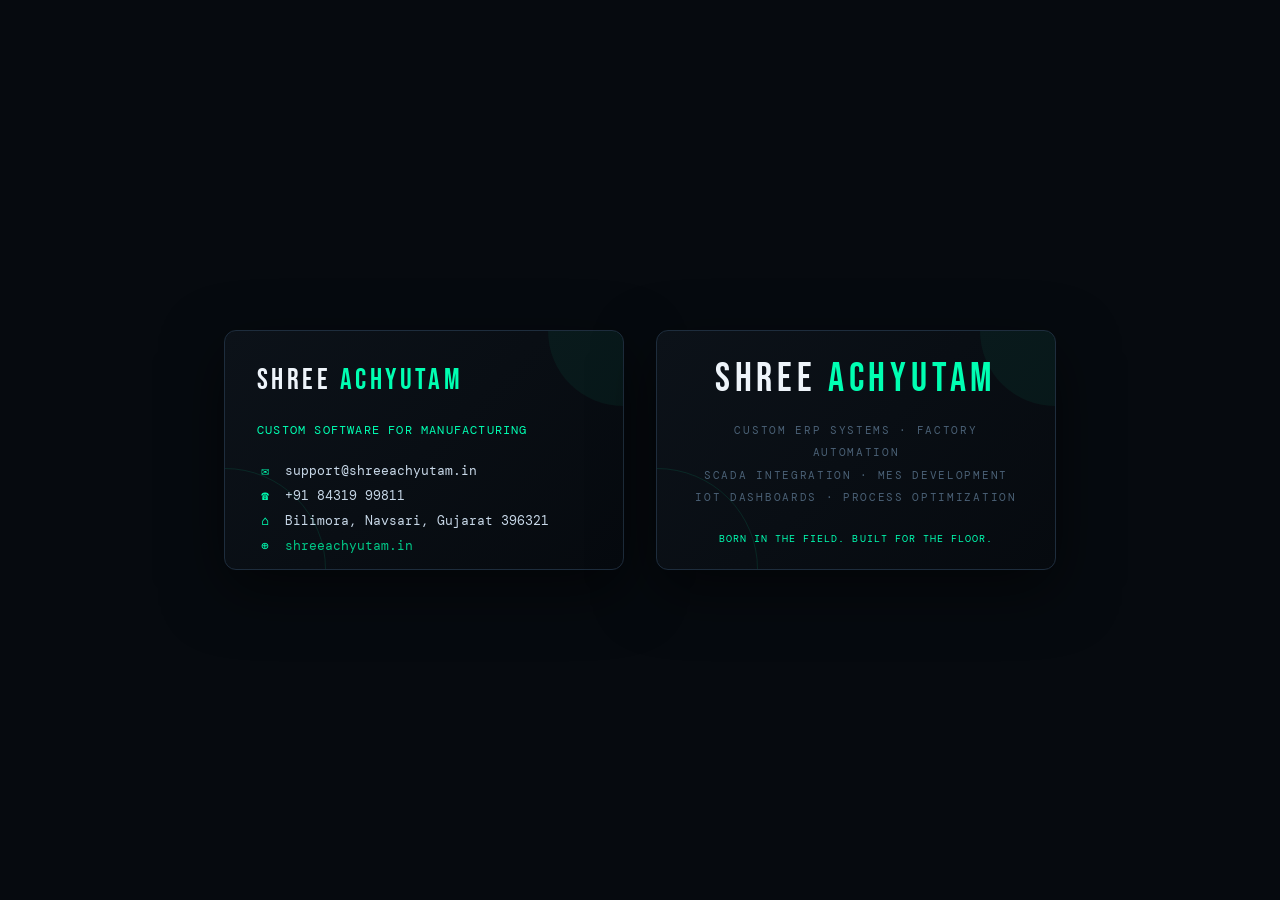
<file: business-card.html>
<!DOCTYPE html>
<html lang="en">
<head>
  <meta charset="UTF-8">
  <meta name="viewport" content="width=device-width, initial-scale=1.0">
  <title>Shree Achyutam - Business Card</title>
  <style>
    @import url('https://fonts.googleapis.com/css2?family=Bebas+Neue&family=DM+Mono:wght@300;400;500&family=Barlow:wght@300;400;600;700&display=swap');

    :root {
      --hex: #00FFB2;
      --hex-dim: #00c887;
      --dark: #060A0F;
      --dark2: #0C1219;
      --steel: #1E2D3D;
      --muted: #4A6075;
      --text: #C8D8E8;
      --white: #EEF4FA;
    }

    * { box-sizing: border-box; margin: 0; padding: 0; }

    body {
      background: var(--dark);
      color: var(--text);
      font-family: 'Barlow', sans-serif;
      min-height: 100vh;
      display: flex;
      align-items: center;
      justify-content: center;
      padding: 2rem;
    }

    .card-container {
      display: flex;
      gap: 2rem;
      flex-wrap: wrap;
      justify-content: center;
    }

    .business-card {
      width: 400px;
      height: 240px;
      background: linear-gradient(135deg, var(--dark2) 0%, var(--dark) 100%);
      border: 1px solid var(--steel);
      border-radius: 12px;
      padding: 2rem;
      position: relative;
      overflow: hidden;
      box-shadow: 0 20px 60px rgba(0, 0, 0, 0.5);
    }

    .business-card::before {
      content: '';
      position: absolute;
      top: 0;
      right: 0;
      width: 150px;
      height: 150px;
      background: var(--hex);
      opacity: 0.05;
      border-radius: 50%;
      transform: translate(50%, -50%);
    }

    .business-card::after {
      content: '';
      position: absolute;
      bottom: 0;
      left: 0;
      width: 200px;
      height: 200px;
      border: 1px solid var(--hex);
      opacity: 0.1;
      border-radius: 50%;
      transform: translate(-50%, 50%);
    }

    .logo {
      font-family: 'Bebas Neue', sans-serif;
      font-size: 1.8rem;
      letter-spacing: 0.12em;
      color: var(--white);
      margin-bottom: 1.5rem;
    }

    .logo span {
      color: var(--hex);
    }

    .tagline {
      font-family: 'DM Mono', monospace;
      font-size: 0.75rem;
      letter-spacing: 0.1em;
      color: var(--hex);
      text-transform: uppercase;
      margin-bottom: 1.5rem;
    }

    .info {
      display: flex;
      flex-direction: column;
      gap: 0.5rem;
    }

    .info-item {
      font-family: 'DM Mono', monospace;
      font-size: 0.8rem;
      color: var(--text);
      display: flex;
      align-items: center;
      gap: 0.75rem;
    }

    .info-item .icon {
      color: var(--hex);
      width: 16px;
      text-align: center;
    }

    .website {
      color: var(--hex-dim);
    }

    /* Back side */
    .business-card.back {
      display: flex;
      flex-direction: column;
      justify-content: center;
      align-items: center;
      text-align: center;
    }

    .back .logo {
      font-size: 2.5rem;
      margin-bottom: 1rem;
    }

    .back .services {
      font-family: 'DM Mono', monospace;
      font-size: 0.7rem;
      color: var(--muted);
      letter-spacing: 0.15em;
      text-transform: uppercase;
      line-height: 2;
    }

    .back .tagline {
      margin-top: 1.5rem;
      margin-bottom: 0;
      font-size: 0.65rem;
    }

    /* REBRAND LOADER */
    #rebrand-loader {
      position: fixed; inset: 0; z-index: 10000;
      background: var(--dark); display: flex;
      flex-direction: column; align-items: center; justify-content: center;
      animation: loaderFadeOut .4s 1.8s forwards;
    }
    @keyframes loaderFadeOut {
      to { opacity: 0; pointer-events: none; transform: scale(1.02); }
    }
    .rebrand-content {
      display: flex; align-items: center; gap: 2.5rem;
      margin-bottom: 3rem;
    }
    .old-brand, .new-brand {
      font-family: 'Bebas Neue', sans-serif;
      font-size: 2.5rem; letter-spacing: .1em;
      color: var(--white); opacity: 0;
      animation: brandReveal .5s ease forwards;
    }
    .old-brand { animation-delay: .15s; }
    .new-brand { animation-delay: 1s; }
    .old-brand span, .new-brand span { color: var(--hex); }
    .rebrand-arrow {
      font-size: 2rem; color: var(--hex);
      opacity: 0; animation: arrowSlide .4s .6s forwards;
    }
    @keyframes brandReveal {
      0% { opacity: 0; transform: translateY(20px); filter: blur(8px); }
      60% { opacity: 1; transform: translateY(-5px); filter: blur(0); }
      100% { opacity: 1; transform: translateY(0); }
    }
    @keyframes arrowSlide {
      0% { opacity: 0; transform: translateX(-30px) scale(0.5); }
      100% { opacity: 1; transform: translateX(0) scale(1); }
    }
    .rebrand-progress {
      width: 280px; height: 2px; background: var(--steel);
      border-radius: 1px; overflow: hidden;
    }
    .rebrand-bar {
      height: 100%; width: 0; background: var(--hex);
      box-shadow: 0 0 20px var(--hex);
      animation: loadProgress 1s ease-in-out 1.2s forwards;
    }
    @keyframes loadProgress {
      0% { width: 0; }
      20% { width: 30%; }
      50% { width: 60%; }
      80% { width: 85%; }
      100% { width: 100%; }
    }
    .rebrand-tagline {
      margin-top: 2rem;
      font-family: 'DM Mono', monospace; font-size: .75rem;
      letter-spacing: .15em; text-transform: uppercase;
      color: var(--muted); opacity: 0;
      animation: taglineFade .3s 1.6s forwards;
    }
    @keyframes taglineFade {
      to { opacity: 1; }
    }

    @media (max-width: 500px) {
      .business-card {
        width: 100%;
        max-width: 360px;
        height: auto;
        min-height: 220px;
      }
    }
    @media (max-width: 600px) {
      #rebrand-loader .rebrand-content {
        flex-direction: column; gap: .75rem;
      }
      #rebrand-loader .rebrand-arrow {
        rotate: 90deg;
      }
      #rebrand-loader .old-brand,
      #rebrand-loader .new-brand {
        font-size: 1.8rem;
      }
      #rebrand-loader .rebrand-progress {
        width: min(280px, 70vw);
      }
    }
  </style>
</head>
<div id="rebrand-loader">
  <div class="rebrand-content">
    <div class="old-brand">HyperHex<span>Solutions</span></div>
    <div class="rebrand-arrow">→</div>
    <div class="new-brand">Shree<span>Achyutam</span></div>
  </div>
  <div class="rebrand-progress"><div class="rebrand-bar"></div></div>
  <div class="rebrand-tagline">Custom Software for Manufacturing</div>
</div>

<body>
  <div class="card-container">
    <!-- Front Side -->
    <div class="business-card front">
      <div class="logo">Shree <span>Achyutam</span></div>
      <div class="tagline">Custom Software for Manufacturing</div>
      <div class="info">
        <div class="info-item">
          <span class="icon">✉</span>
          <span>support@shreeachyutam.in</span>
        </div>
        <div class="info-item">
          <span class="icon">☎</span>
          <span>+91 84319 99811</span>
        </div>
        <div class="info-item">
          <span class="icon">⌂</span>
          <span>Bilimora, Navsari, Gujarat 396321</span>
        </div>
        <div class="info-item">
          <span class="icon">⊕</span>
          <span class="website">shreeachyutam.in</span>
        </div>
      </div>
    </div>

    <!-- Back Side -->
    <div class="business-card back">
      <div class="logo">Shree <span>Achyutam</span></div>
      <div class="services">
        Custom ERP Systems · Factory Automation<br>
        SCADA Integration · MES Development<br>
        IoT Dashboards · Process Optimization
      </div>
      <div class="tagline">Born in the Field. Built for the Floor.</div>
    </div>
  </div>
</body>
</html>
</file>
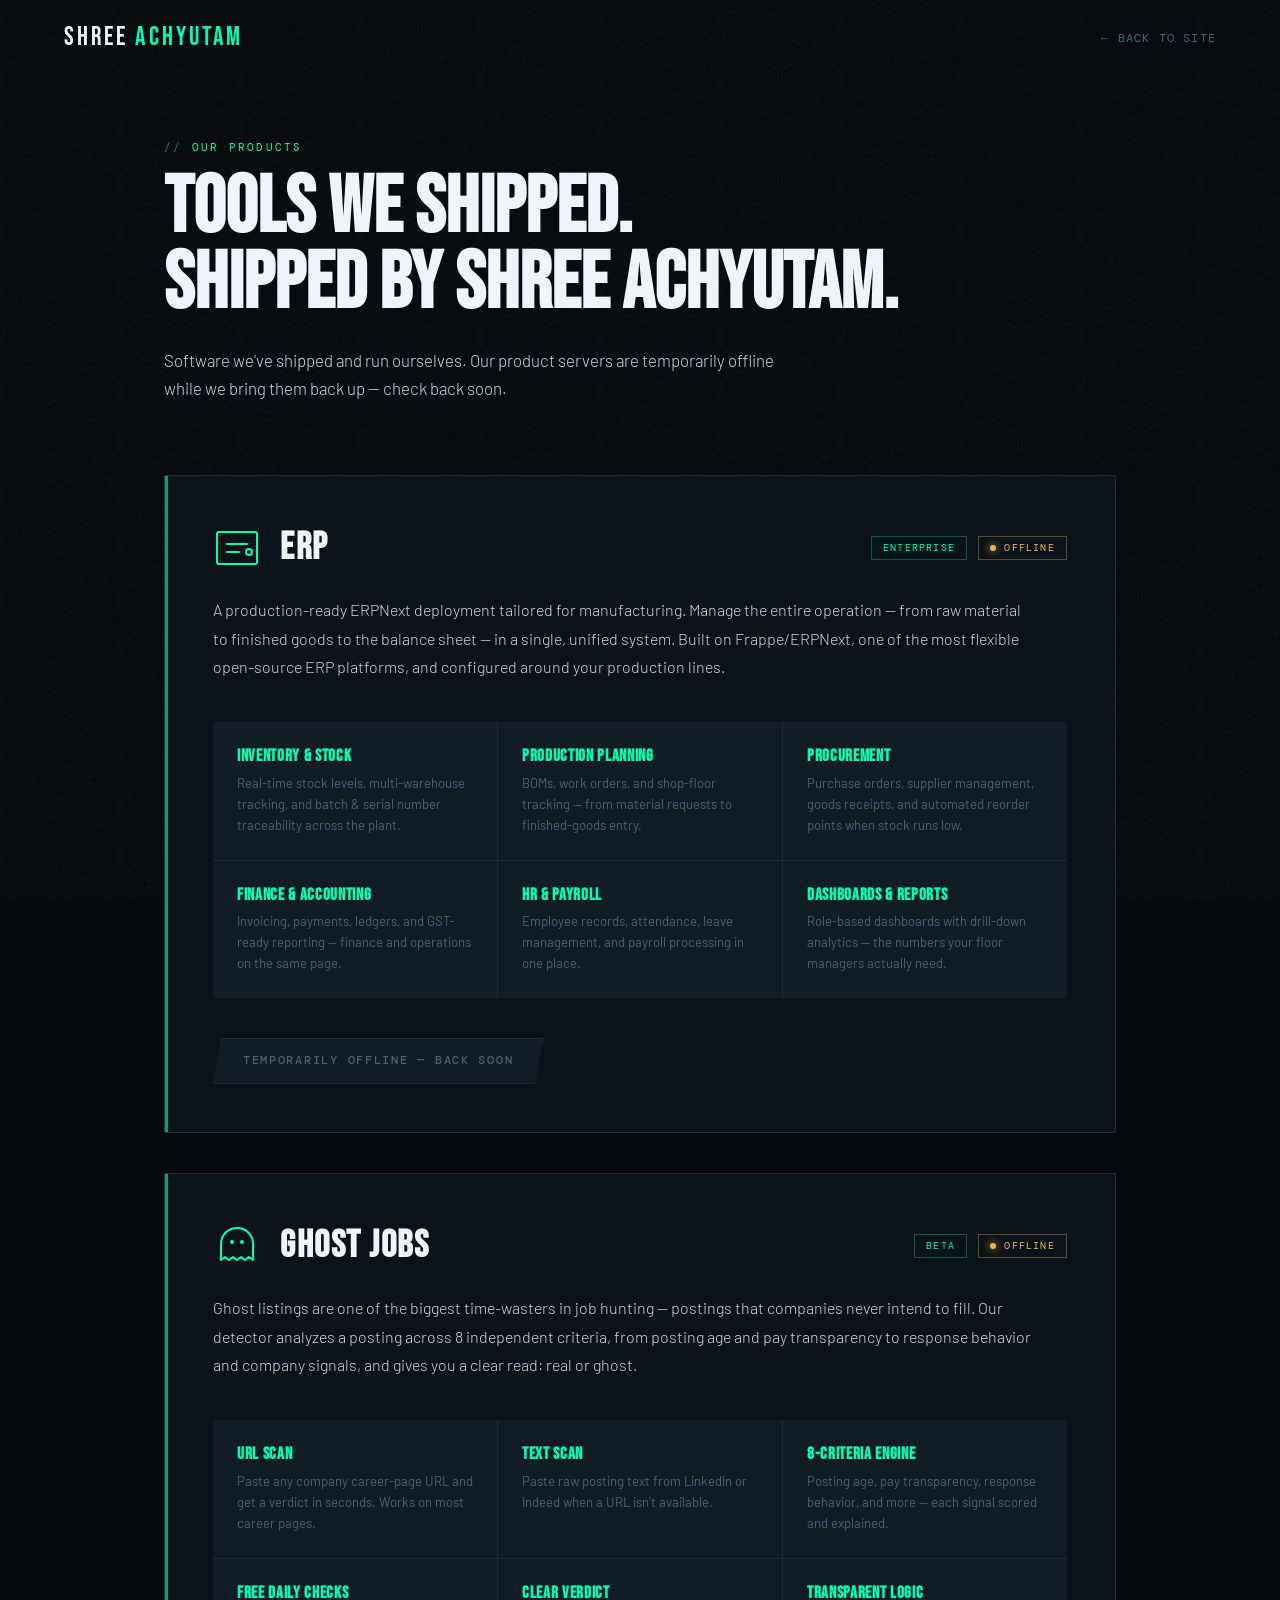
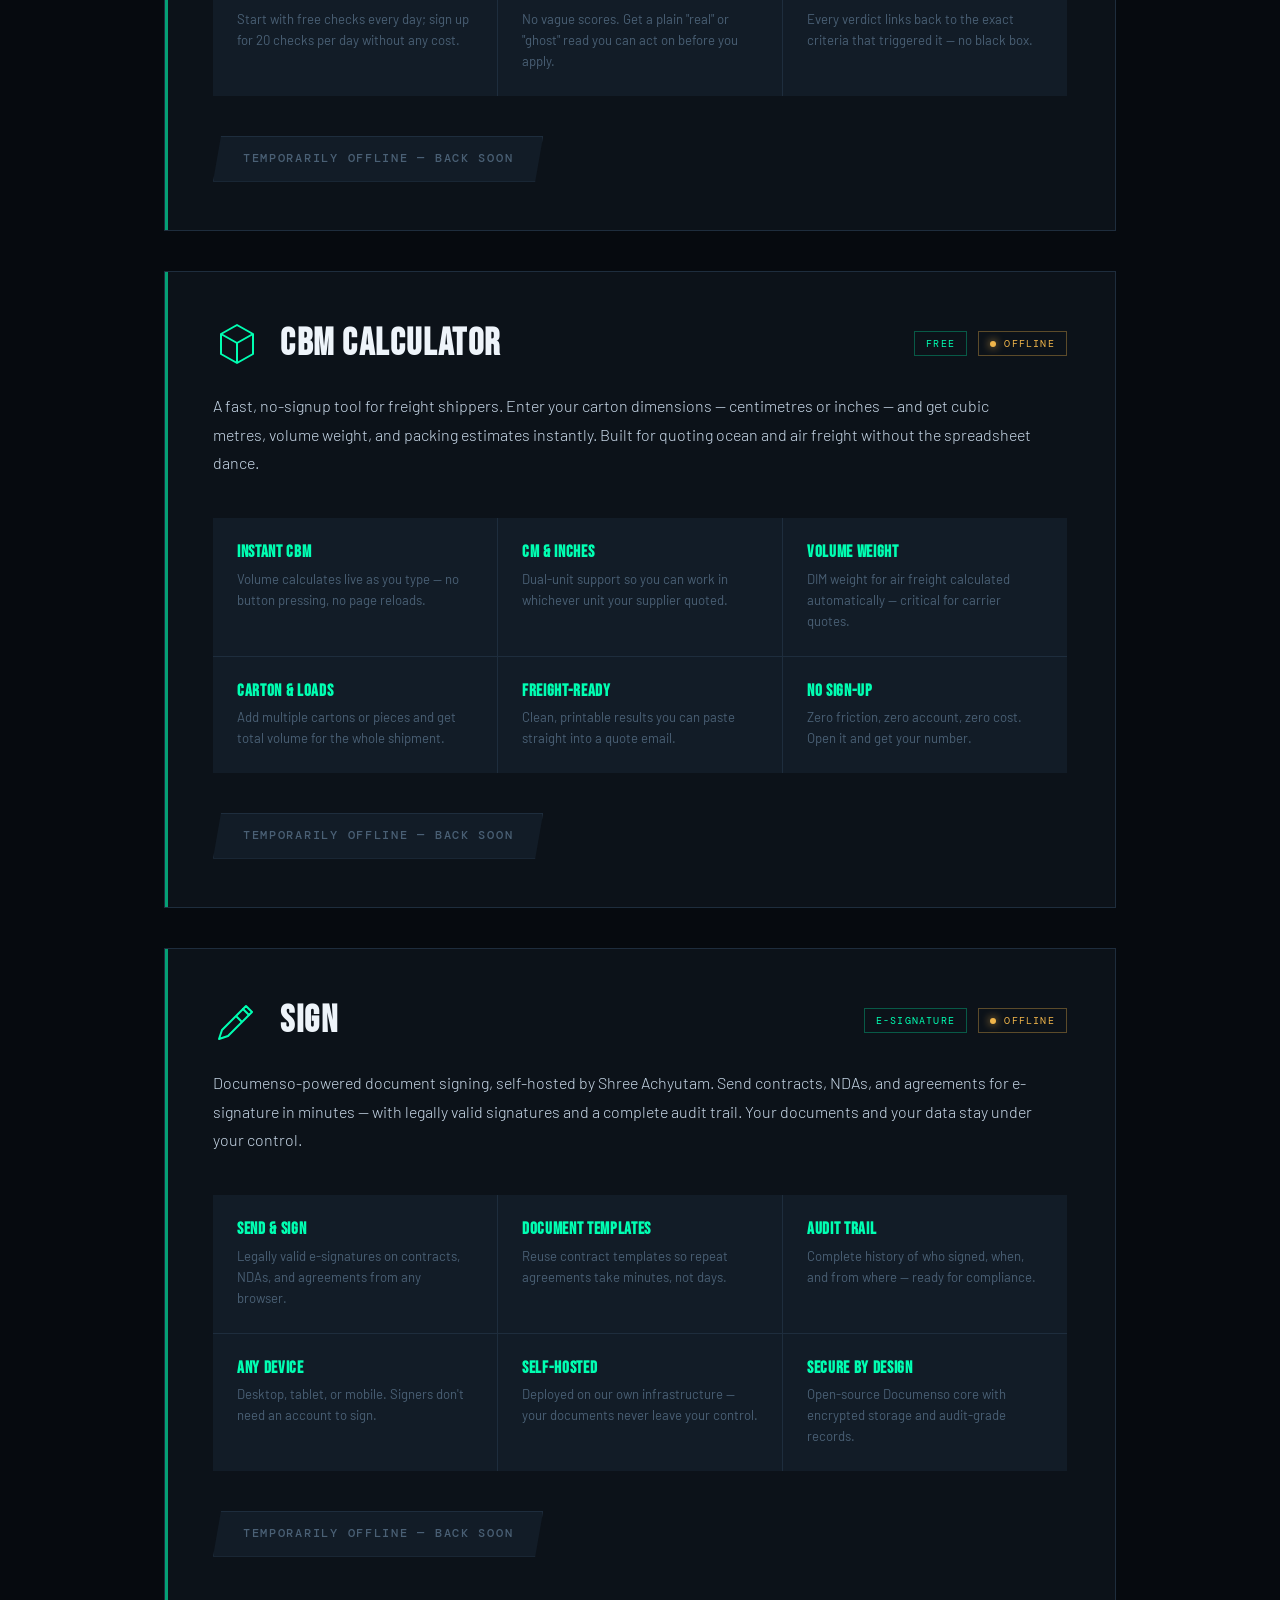
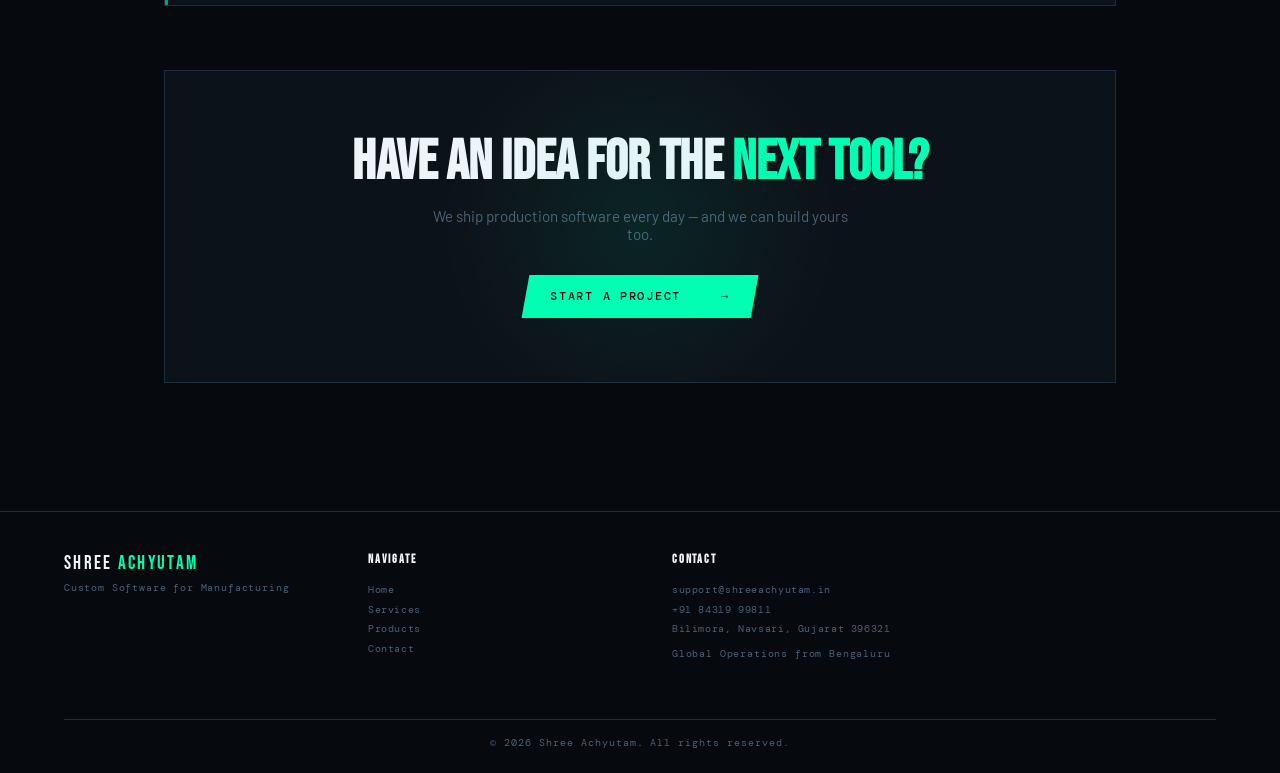
<file: products.html>
<!DOCTYPE html>
<html lang="en">
<head>
<meta charset="UTF-8">
<meta name="viewport" content="width=device-width, initial-scale=1.0">
<title>Products — Shree Achyutam</title>
<link rel="preconnect" href="https://fonts.googleapis.com">
<link href="https://fonts.googleapis.com/css2?family=Bebas+Neue&family=DM+Mono:wght@300;400;500&family=Barlow:wght@300;400;600;700&display=swap" rel="stylesheet">
<style>
  :root {
    --hex: #00FFB2;
    --hex-dim: #00c887;
    --dark: #060A0F;
    --dark2: #0C1219;
    --dark3: #121C27;
    --steel: #1E2D3D;
    --muted: #4A6075;
    --text: #C8D8E8;
    --white: #EEF4FA;
  }

  *, *::before, *::after { box-sizing: border-box; margin: 0; padding: 0; }

  body {
    background: var(--dark);
    color: var(--text);
    font-family: 'Barlow', sans-serif;
    min-height: 100vh;
    display: flex;
    flex-direction: column;
  }

  body::before {
    content: '';
    position: fixed; inset: 0;
    background-image: url("data:image/svg+xml,%3Csvg viewBox='0 0 256 256' xmlns='http://www.w3.org/2000/svg'%3E%3Cfilter id='n'%3E%3CfeTurbulence type='fractalNoise' baseFrequency='.9' numOctaves='4' stitchTiles='stitch'/%3E%3C/filter%3E%3Crect width='100%25' height='100%25' filter='url(%23n)' opacity='.04'/%3E%3C/svg%3E");
    pointer-events: none; z-index: 0; opacity: .6;
  }

  .hex-bg {
    position: fixed; inset: 0; overflow: hidden; z-index: 0;
    opacity: .08;
  }
  .hex-bg svg { width: 100%; height: 100%; }

  nav {
    position: relative; z-index: 500;
    display: flex; align-items: center; justify-content: space-between;
    padding: 1.4rem 5vw;
  }
  .logo {
    font-family: 'Bebas Neue', sans-serif;
    font-size: 1.6rem; letter-spacing: .12em;
    color: var(--white);
    text-decoration: none;
  }
  .logo span { color: var(--hex); }
  .nav-back {
    font-family: 'DM Mono', monospace; font-size: .75rem;
    letter-spacing: .1em; text-transform: uppercase;
    color: var(--muted); text-decoration: none;
    transition: color .2s;
  }
  .nav-back:hover { color: var(--hex); }

  main {
    position: relative; z-index: 10;
    flex: 1;
    padding: 4rem 5vw 8rem;
    max-width: 1080px;
    margin: 0 auto;
    width: 100%;
  }

  .hero-tag {
    font-family: 'DM Mono', monospace; font-size: .7rem;
    letter-spacing: .2em; text-transform: uppercase;
    color: var(--hex); margin-bottom: 1rem;
  }
  .hero-tag::before { content: '// '; opacity: .5; }

  h1 {
    font-family: 'Bebas Neue', sans-serif;
    font-size: clamp(3rem, 8vw, 5rem);
    line-height: .95; color: var(--white);
    margin-bottom: 1.5rem;
  }

  .intro {
    font-size: 1.05rem; line-height: 1.7; color: var(--text);
    font-weight: 300; margin-bottom: 4.5rem; max-width: 620px;
  }

  /* PRODUCT DETAIL SECTIONS */
  .product-detail {
    border: 1px solid var(--steel);
    background: var(--dark2);
    padding: 3rem;
    margin-bottom: 2.5rem;
    position: relative; overflow: hidden;
  }
  .product-detail::before {
    content: ''; position: absolute; top: 0; left: 0;
    width: 3px; height: 100%; background: var(--hex); opacity: .6;
  }
  .detail-head {
    display: flex; align-items: center; gap: 1.2rem; flex-wrap: wrap;
    margin-bottom: 1.5rem;
  }
  .detail-head .product-icon { width: 48px; height: 48px; color: var(--hex); flex-shrink: 0; }
  .detail-head h2 {
    font-family: 'Bebas Neue', sans-serif; font-size: 2.4rem;
    letter-spacing: .04em; color: var(--white); line-height: 1;
  }
  .detail-tags { display: flex; align-items: center; gap: .7rem; flex-wrap: wrap; margin-left: auto; }
  .product-tag {
    font-family: 'DM Mono', monospace; font-size: .62rem;
    letter-spacing: .12em; text-transform: uppercase;
    color: var(--hex); border: 1px solid rgba(0,255,178,.3);
    padding: .3rem .7rem;
  }
  .status-pill {
    font-family: 'DM Mono', monospace; font-size: .62rem;
    letter-spacing: .12em; text-transform: uppercase;
    color: var(--hex); border: 1px solid rgba(0,255,178,.3);
    padding: .3rem .7rem; display: flex; align-items: center; gap: .5rem;
  }
  .status-pill i {
    width: 6px; height: 6px; border-radius: 50%;
    background: var(--hex); box-shadow: 0 0 8px var(--hex);
    animation: statusPulse 2s infinite;
  }
  @keyframes statusPulse {
    0%, 100% { opacity: 1; }
    50% { opacity: .3; }
  }

  .detail-desc {
    font-size: 1rem; line-height: 1.8; color: var(--text);
    font-weight: 300; max-width: 820px; margin-bottom: 2.5rem;
  }

  .feature-grid {
    display: grid;
    grid-template-columns: repeat(auto-fill, minmax(240px, 1fr));
    gap: 1px; background: var(--steel);
    margin-bottom: 2.5rem;
  }
  .feature { background: var(--dark3); padding: 1.5rem; }
  .feature h4 {
    font-family: 'Bebas Neue', sans-serif; font-size: 1.05rem;
    letter-spacing: .04em; color: var(--hex); margin-bottom: .4rem;
  }
  .feature p { font-size: .82rem; color: var(--muted); line-height: 1.6; }

  .detail-launch {
    display: inline-flex; align-items: center; justify-content: space-between; gap: 2.5rem;
    font-family: 'DM Mono', monospace; font-size: .72rem;
    letter-spacing: .15em; text-transform: uppercase;
    color: var(--dark); background: var(--hex);
    padding: .9rem 1.8rem; text-decoration: none; font-weight: 500;
    clip-path: polygon(8px 0%, 100% 0%, calc(100% - 8px) 100%, 0% 100%);
    transition: transform .15s, box-shadow .15s;
  }
  .detail-launch:hover {
    transform: translateY(-2px);
    box-shadow: 0 0 30px rgba(0,255,178,.3);
  }
  .detail-launch .launch-arrow { font-size: 1rem; }

  /* Offline state while product servers are down */
  .detail-launch.is-offline {
    color: var(--muted); background: var(--dark3);
    border: 1px solid var(--steel); cursor: default;
  }
  .detail-launch.is-offline:hover { transform: none; box-shadow: none; }
  .detail-launch.is-offline .launch-arrow { display: none; }
  .status-pill.is-offline { color: #f0b54a; border-color: rgba(240,181,74,.35); }
  .status-pill.is-offline i {
    background: #f0b54a; box-shadow: 0 0 8px #f0b54a; animation: none;
  }

  .product-cta {
    margin-top: 4rem; text-align: center;
    border: 1px solid var(--steel); background: var(--dark2);
    padding: 4rem 2rem; position: relative; overflow: hidden;
  }
  .product-cta::before {
    content: ''; position: absolute; top: 50%; left: 50%;
    transform: translate(-50%,-50%);
    width: 400px; height: 400px;
    background: radial-gradient(circle, rgba(0,255,178,.08) 0%, transparent 70%);
    pointer-events: none;
  }
  .product-cta h2 {
    font-family: 'Bebas Neue', sans-serif; font-size: clamp(2rem, 5vw, 3.5rem);
    color: var(--white); line-height: 1; margin-bottom: 1rem;
  }
  .product-cta h2 span { color: var(--hex); }
  .product-cta p {
    font-size: .95rem; color: var(--muted); max-width: 420px;
    margin: 0 auto 2rem;
  }

  .reveal {
    opacity: 0; transform: translateY(28px);
    transition: opacity .7s ease, transform .7s ease;
  }
  .reveal.visible { opacity: 1; transform: translateY(0); }

  /* REBRAND LOADER */
  #rebrand-loader {
    position: fixed; inset: 0; z-index: 10000;
    background: var(--dark); display: flex;
    flex-direction: column; align-items: center; justify-content: center;
    animation: loaderFadeOut .4s 1.8s forwards;
  }
  @keyframes loaderFadeOut {
    to { opacity: 0; pointer-events: none; transform: scale(1.02); }
  }
  .rebrand-content {
    display: flex; align-items: center; gap: 2.5rem;
    margin-bottom: 3rem;
  }
  .old-brand, .new-brand {
    font-family: 'Bebas Neue', sans-serif;
    font-size: 2.5rem; letter-spacing: .1em;
    color: var(--white); opacity: 0;
    animation: brandReveal .5s ease forwards;
  }
  .old-brand { animation-delay: .15s; }
  .new-brand { animation-delay: 1s; }
  .old-brand span, .new-brand span { color: var(--hex); }
  .rebrand-arrow {
    font-size: 2rem; color: var(--hex);
    opacity: 0; animation: arrowSlide .4s .6s forwards;
  }
  @keyframes brandReveal {
    0% { opacity: 0; transform: translateY(20px); filter: blur(8px); }
    60% { opacity: 1; transform: translateY(-5px); filter: blur(0); }
    100% { opacity: 1; transform: translateY(0); }
  }
  @keyframes arrowSlide {
    0% { opacity: 0; transform: translateX(-30px) scale(0.5); }
    100% { opacity: 1; transform: translateX(0) scale(1); }
  }
  .rebrand-progress {
    width: 280px; height: 2px; background: var(--steel);
    border-radius: 1px; overflow: hidden;
  }
  .rebrand-bar {
    height: 100%; width: 0; background: var(--hex);
    box-shadow: 0 0 20px var(--hex);
    animation: loadProgress 1s ease-in-out 1.2s forwards;
  }
  @keyframes loadProgress {
    0% { width: 0; }
    20% { width: 30%; }
    50% { width: 60%; }
    80% { width: 85%; }
    100% { width: 100%; }
  }
  .rebrand-tagline {
    margin-top: 2rem;
    font-family: 'DM Mono', monospace; font-size: .75rem;
    letter-spacing: .15em; text-transform: uppercase;
    color: var(--muted); opacity: 0;
    animation: taglineFade .3s 1.6s forwards;
  }
  @keyframes taglineFade {
    to { opacity: 1; }
  }

  footer {
    position: relative; z-index: 1100;
    border-top: 1px solid var(--steel);
    padding: 2.5rem 5vw 1.5rem;
  }
  .footer-grid {
    display: grid;
    grid-template-columns: 1fr 1fr 2fr;
    gap: 2rem;
    margin-bottom: 1.5rem;
    align-items: start;
  }
  .footer-logo {
    font-family: 'Bebas Neue', sans-serif; font-size: 1.2rem;
    letter-spacing: .12em; color: var(--white);
    margin-bottom: .35rem;
  }
  .footer-logo span { color: var(--hex); }
  .footer-tagline {
    font-family: 'DM Mono', monospace; font-size: .65rem;
    letter-spacing: .08em; color: var(--muted);
  }
  .footer-heading {
    font-family: 'Bebas Neue', sans-serif; font-size: .75rem;
    letter-spacing: .15em; color: var(--white);
    margin-bottom: .6rem;
  }
  .footer-nav, .footer-contact {
    display: flex; flex-direction: column; gap: .4rem;
  }
  .footer-nav a, .footer-contact a {
    font-family: 'DM Mono', monospace; font-size: .65rem;
    letter-spacing: .06em; color: var(--muted); text-decoration: none;
    transition: color .2s;
  }
  .footer-nav a:hover, .footer-contact a:hover { color: var(--hex); }
  .footer-contact-wrap {
    display: flex;
    gap: 1.25rem;
    align-items: start;
  }
  .footer-map { flex: 1; min-width: 0; }
  .footer-map iframe { width: 100%; height: 140px; }
  .footer-bottom {
    border-top: 1px solid var(--steel);
    padding-top: 1rem;
    text-align: center;
  }
  .footer-copy {
    font-family: 'DM Mono', monospace; font-size: .6rem;
    letter-spacing: .1em; color: var(--muted);
  }
  @media (max-width: 700px) {
    .footer-grid { grid-template-columns: 1fr; gap: 1.5rem; }
    .footer-contact-wrap { flex-direction: column; }
    .product-detail { padding: 2rem; }
  }
  @media (max-width: 600px) {
    #rebrand-loader .rebrand-content {
      flex-direction: column; gap: .75rem;
    }
    #rebrand-loader .rebrand-arrow {
      rotate: 90deg;
    }
    #rebrand-loader .old-brand,
    #rebrand-loader .new-brand {
      font-size: 1.8rem;
    }
    #rebrand-loader .rebrand-progress {
      width: min(280px, 70vw);
    }
  }
</style>
</head>
<div id="rebrand-loader">
  <div class="rebrand-content">
    <div class="old-brand">HyperHex<span>Solutions</span></div>
    <div class="rebrand-arrow">→</div>
    <div class="new-brand">Shree<span>Achyutam</span></div>
  </div>
  <div class="rebrand-progress"><div class="rebrand-bar"></div></div>
  <div class="rebrand-tagline">Custom Software for Manufacturing</div>
</div>

<body>

<div class="hex-bg">
  <svg xmlns="http://www.w3.org/2000/svg" width="100%" height="100%">
    <defs>
      <pattern id="hexPattern" x="0" y="0" width="60" height="52" patternUnits="userSpaceOnUse">
        <polygon points="30,2 58,17 58,35 30,50 2,35 2,17" fill="none" stroke="#00FFB2" stroke-width=".6"/>
      </pattern>
    </defs>
    <rect width="100%" height="100%" fill="url(#hexPattern)"/>
  </svg>
</div>

<nav>
  <a href="/" class="logo">Shree <span>Achyutam</span></a>
  <a href="/" class="nav-back">← Back to Site</a>
</nav>

<main>
  <p class="hero-tag reveal">Our Products</p>
  <h1 class="reveal"><span data-online-text="Live tools." data-offline-text="Tools we shipped.">Tools we shipped.</span><br>Shipped by Shree Achyutam.</h1>
  <p class="intro reveal" style="transition-delay:.1s" data-online-text="Software we've shipped and run ourselves — production-ready, deployed, and live right now. No sales pitch, no demos. Just click and try them." data-offline-text="Software we've shipped and run ourselves. Our product servers are temporarily offline while we bring them back up — check back soon.">
    Software we've shipped and run ourselves. Our product servers are temporarily offline while we bring them back up — check back soon.
  </p>

  <!-- ERP -->
  <section class="product-detail reveal" id="erp">
    <div class="detail-head">
      <svg class="product-icon" viewBox="0 0 48 48" fill="none" xmlns="http://www.w3.org/2000/svg">
        <rect x="4" y="8" width="40" height="32" rx="2" stroke="currentColor" stroke-width="2"/>
        <path d="M14 20h20M14 28h12" stroke="currentColor" stroke-width="2" stroke-linecap="round"/>
        <circle cx="36" cy="28" r="3" stroke="currentColor" stroke-width="2"/>
      </svg>
      <h2>ERP</h2>
      <div class="detail-tags">
        <span class="product-tag">Enterprise</span>
        <span class="status-pill is-offline" data-status-pill><i></i><span data-online-text="Live" data-offline-text="Offline">Offline</span></span>
      </div>
    </div>
    <p class="detail-desc">
      A production-ready ERPNext deployment tailored for manufacturing. Manage the entire operation — from raw material to finished goods to the balance sheet — in a single, unified system. Built on Frappe/ERPNext, one of the most flexible open-source ERP platforms, and configured around your production lines.
    </p>
    <div class="feature-grid">
      <div class="feature">
        <h4>Inventory & Stock</h4>
        <p>Real-time stock levels, multi-warehouse tracking, and batch & serial number traceability across the plant.</p>
      </div>
      <div class="feature">
        <h4>Production Planning</h4>
        <p>BOMs, work orders, and shop-floor tracking — from material requests to finished-goods entry.</p>
      </div>
      <div class="feature">
        <h4>Procurement</h4>
        <p>Purchase orders, supplier management, goods receipts, and automated reorder points when stock runs low.</p>
      </div>
      <div class="feature">
        <h4>Finance & Accounting</h4>
        <p>Invoicing, payments, ledgers, and GST-ready reporting — finance and operations on the same page.</p>
      </div>
      <div class="feature">
        <h4>HR & Payroll</h4>
        <p>Employee records, attendance, leave management, and payroll processing in one place.</p>
      </div>
      <div class="feature">
        <h4>Dashboards & Reports</h4>
        <p>Role-based dashboards with drill-down analytics — the numbers your floor managers actually need.</p>
      </div>
    </div>
    <a class="detail-launch is-offline" data-product-url="https://erp.shreeachyutam.in" aria-disabled="true" tabindex="-1">
      <span data-online-text="Launch on erp.shreeachyutam.in" data-offline-text="Temporarily offline — back soon">Temporarily offline — back soon</span>
      <span class="launch-arrow" aria-hidden="true">↗</span>
    </a>
  </section>

  <!-- GHOST JOBS -->
  <section class="product-detail reveal" id="ghostjobs">
    <div class="detail-head">
      <svg class="product-icon" viewBox="0 0 48 48" fill="none" xmlns="http://www.w3.org/2000/svg">
        <path d="M24 6C14 6 8 14 8 22v16l4-3 4 3 4-3 4 3 4-3 4 3 4-3 4 3V22c0-8-6-16-16-16z" stroke="currentColor" stroke-width="2" stroke-linejoin="round"/>
        <circle cx="19" cy="20" r="2" fill="currentColor"/>
        <circle cx="29" cy="20" r="2" fill="currentColor"/>
      </svg>
      <h2>Ghost Jobs</h2>
      <div class="detail-tags">
        <span class="product-tag">Beta</span>
        <span class="status-pill is-offline" data-status-pill><i></i><span data-online-text="Live" data-offline-text="Offline">Offline</span></span>
      </div>
    </div>
    <p class="detail-desc">
      Ghost listings are one of the biggest time-wasters in job hunting — postings that companies never intend to fill. Our detector analyzes a posting across 8 independent criteria, from posting age and pay transparency to response behavior and company signals, and gives you a clear read: real or ghost.
    </p>
    <div class="feature-grid">
      <div class="feature">
        <h4>URL Scan</h4>
        <p>Paste any company career-page URL and get a verdict in seconds. Works on most career pages.</p>
      </div>
      <div class="feature">
        <h4>Text Scan</h4>
        <p>Paste raw posting text from LinkedIn or Indeed when a URL isn't available.</p>
      </div>
      <div class="feature">
        <h4>8-Criteria Engine</h4>
        <p>Posting age, pay transparency, response behavior, and more — each signal scored and explained.</p>
      </div>
      <div class="feature">
        <h4>Free Daily Checks</h4>
        <p>Start with free checks every day; sign up for 20 checks per day without any cost.</p>
      </div>
      <div class="feature">
        <h4>Clear Verdict</h4>
        <p>No vague scores. Get a plain "real" or "ghost" read you can act on before you apply.</p>
      </div>
      <div class="feature">
        <h4>Transparent Logic</h4>
        <p>Every verdict links back to the exact criteria that triggered it — no black box.</p>
      </div>
    </div>
    <a class="detail-launch is-offline" data-product-url="https://ghostjobs.shreeachyutam.in" aria-disabled="true" tabindex="-1">
      <span data-online-text="Launch on ghostjobs.shreeachyutam.in" data-offline-text="Temporarily offline — back soon">Temporarily offline — back soon</span>
      <span class="launch-arrow" aria-hidden="true">↗</span>
    </a>
  </section>

  <!-- CBM CALCULATOR -->
  <section class="product-detail reveal" id="cbm">
    <div class="detail-head">
      <svg class="product-icon" viewBox="0 0 48 48" fill="none" xmlns="http://www.w3.org/2000/svg">
        <path d="M24 5l16 9v20L24 43 8 34V14L24 5z" stroke="currentColor" stroke-width="2" stroke-linejoin="round"/>
        <path d="M8 14l16 9 16-9M24 23v20" stroke="currentColor" stroke-width="2" stroke-linejoin="round"/>
      </svg>
      <h2>CBM Calculator</h2>
      <div class="detail-tags">
        <span class="product-tag">Free</span>
        <span class="status-pill is-offline" data-status-pill><i></i><span data-online-text="Live" data-offline-text="Offline">Offline</span></span>
      </div>
    </div>
    <p class="detail-desc">
      A fast, no-signup tool for freight shippers. Enter your carton dimensions — centimetres or inches — and get cubic metres, volume weight, and packing estimates instantly. Built for quoting ocean and air freight without the spreadsheet dance.
    </p>
    <div class="feature-grid">
      <div class="feature">
        <h4>Instant CBM</h4>
        <p>Volume calculates live as you type — no button pressing, no page reloads.</p>
      </div>
      <div class="feature">
        <h4>CM & Inches</h4>
        <p>Dual-unit support so you can work in whichever unit your supplier quoted.</p>
      </div>
      <div class="feature">
        <h4>Volume Weight</h4>
        <p>DIM weight for air freight calculated automatically — critical for carrier quotes.</p>
      </div>
      <div class="feature">
        <h4>Carton & Loads</h4>
        <p>Add multiple cartons or pieces and get total volume for the whole shipment.</p>
      </div>
      <div class="feature">
        <h4>Freight-Ready</h4>
        <p>Clean, printable results you can paste straight into a quote email.</p>
      </div>
      <div class="feature">
        <h4>No Sign-up</h4>
        <p>Zero friction, zero account, zero cost. Open it and get your number.</p>
      </div>
    </div>
    <a class="detail-launch is-offline" data-product-url="https://cbm.shreeachyutam.in" aria-disabled="true" tabindex="-1">
      <span data-online-text="Launch on cbm.shreeachyutam.in" data-offline-text="Temporarily offline — back soon">Temporarily offline — back soon</span>
      <span class="launch-arrow" aria-hidden="true">↗</span>
    </a>
  </section>

  <!-- SIGN -->
  <section class="product-detail reveal" id="sign">
    <div class="detail-head">
      <svg class="product-icon" viewBox="0 0 48 48" fill="none" xmlns="http://www.w3.org/2000/svg">
        <path d="M6 42l3-9 24-24 6 6L15 39l-9 3z" stroke="currentColor" stroke-width="2" stroke-linejoin="round"/>
        <path d="M30 12l6 6M24 20l4 4" stroke="currentColor" stroke-width="2" stroke-linecap="round"/>
      </svg>
      <h2>Sign</h2>
      <div class="detail-tags">
        <span class="product-tag">E-Signature</span>
        <span class="status-pill is-offline" data-status-pill><i></i><span data-online-text="Live" data-offline-text="Offline">Offline</span></span>
      </div>
    </div>
    <p class="detail-desc">
      Documenso-powered document signing, self-hosted by Shree Achyutam. Send contracts, NDAs, and agreements for e-signature in minutes — with legally valid signatures and a complete audit trail. Your documents and your data stay under your control.
    </p>
    <div class="feature-grid">
      <div class="feature">
        <h4>Send & Sign</h4>
        <p>Legally valid e-signatures on contracts, NDAs, and agreements from any browser.</p>
      </div>
      <div class="feature">
        <h4>Document Templates</h4>
        <p>Reuse contract templates so repeat agreements take minutes, not days.</p>
      </div>
      <div class="feature">
        <h4>Audit Trail</h4>
        <p>Complete history of who signed, when, and from where — ready for compliance.</p>
      </div>
      <div class="feature">
        <h4>Any Device</h4>
        <p>Desktop, tablet, or mobile. Signers don't need an account to sign.</p>
      </div>
      <div class="feature">
        <h4>Self-Hosted</h4>
        <p>Deployed on our own infrastructure — your documents never leave your control.</p>
      </div>
      <div class="feature">
        <h4>Secure by Design</h4>
        <p>Open-source Documenso core with encrypted storage and audit-grade records.</p>
      </div>
    </div>
    <a class="detail-launch is-offline" data-product-url="https://sign.shreeachyutam.in" aria-disabled="true" tabindex="-1">
      <span data-online-text="Launch on sign.shreeachyutam.in" data-offline-text="Temporarily offline — back soon">Temporarily offline — back soon</span>
      <span class="launch-arrow" aria-hidden="true">↗</span>
    </a>
  </section>

  <!-- CTA -->
  <section class="product-cta reveal">
    <h2>Have an idea for the <span>next tool?</span></h2>
    <p>We ship production software every day — and we can build yours too.</p>
    <a class="detail-launch" href="/#contact">Start a Project <span>→</span></a>
  </section>
</main>

<footer>
  <div class="footer-grid">
    <div class="footer-brand">
      <div class="footer-logo">Shree <span>Achyutam</span></div>
      <p class="footer-tagline">Custom Software for Manufacturing</p>
    </div>
    <div class="footer-nav">
      <h4 class="footer-heading">Navigate</h4>
      <a href="/">Home</a>
      <a href="/#services">Services</a>
      <a href="/#products">Products</a>
      <a href="/#contact">Contact</a>
    </div>
    <div class="footer-contact-wrap">
      <div class="footer-contact">
        <h4 class="footer-heading">Contact</h4>
        <a href="mailto:support@shreeachyutam.in">support@shreeachyutam.in</a>
        <a href="tel:+918431999811">+91 84319 99811</a>
        <a href="https://maps.app.goo.gl/VpMKi415DkS1MDdv6" target="_blank" rel="noopener">Bilimora, Navsari, Gujarat 396321</a>
        <p class="footer-tagline" style="margin-top:.35rem">Global Operations from Bengaluru</p>
      </div>
      <div class="footer-map">
        <iframe
          src="https://www.google.com/maps/embed?pb=!1m18!1m12!1m3!1d3720.0!2d72.985518!3d20.768691!2m3!1f0!2f0!3f0!3m2!1i1024!2i768!4f13.1!3m3!1m2!1s0x0%3A0x0!2zMjDCsDQ2JzA3LjMiTiA3MsKwNTknMDcuOCJF!5e0!3m2!1sen!2sin!4v1700000000000"
          width="100%" height="140" style="border:0; border-radius:6px; filter:invert(90%) hue-rotate(180deg) brightness(1.1) contrast(0.9);"
          allowfullscreen="" loading="lazy" referrerpolicy="no-referrer-when-downgrade">
        </iframe>
      </div>
    </div>
  </div>
  <div class="footer-bottom">
    <p class="footer-copy">&copy; 2026 Shree Achyutam. All rights reserved.</p>
  </div>
</footer>

<script src="src/js/product-status.js"></script>
<script>
  const reveals = document.querySelectorAll('.reveal');
  const observer = new IntersectionObserver(entries => {
    entries.forEach(e => {
      if (e.isIntersecting) { e.target.classList.add('visible'); }
    });
  }, { threshold: .12 });
  reveals.forEach(el => observer.observe(el));
</script>
</body>
</html>
</file>
